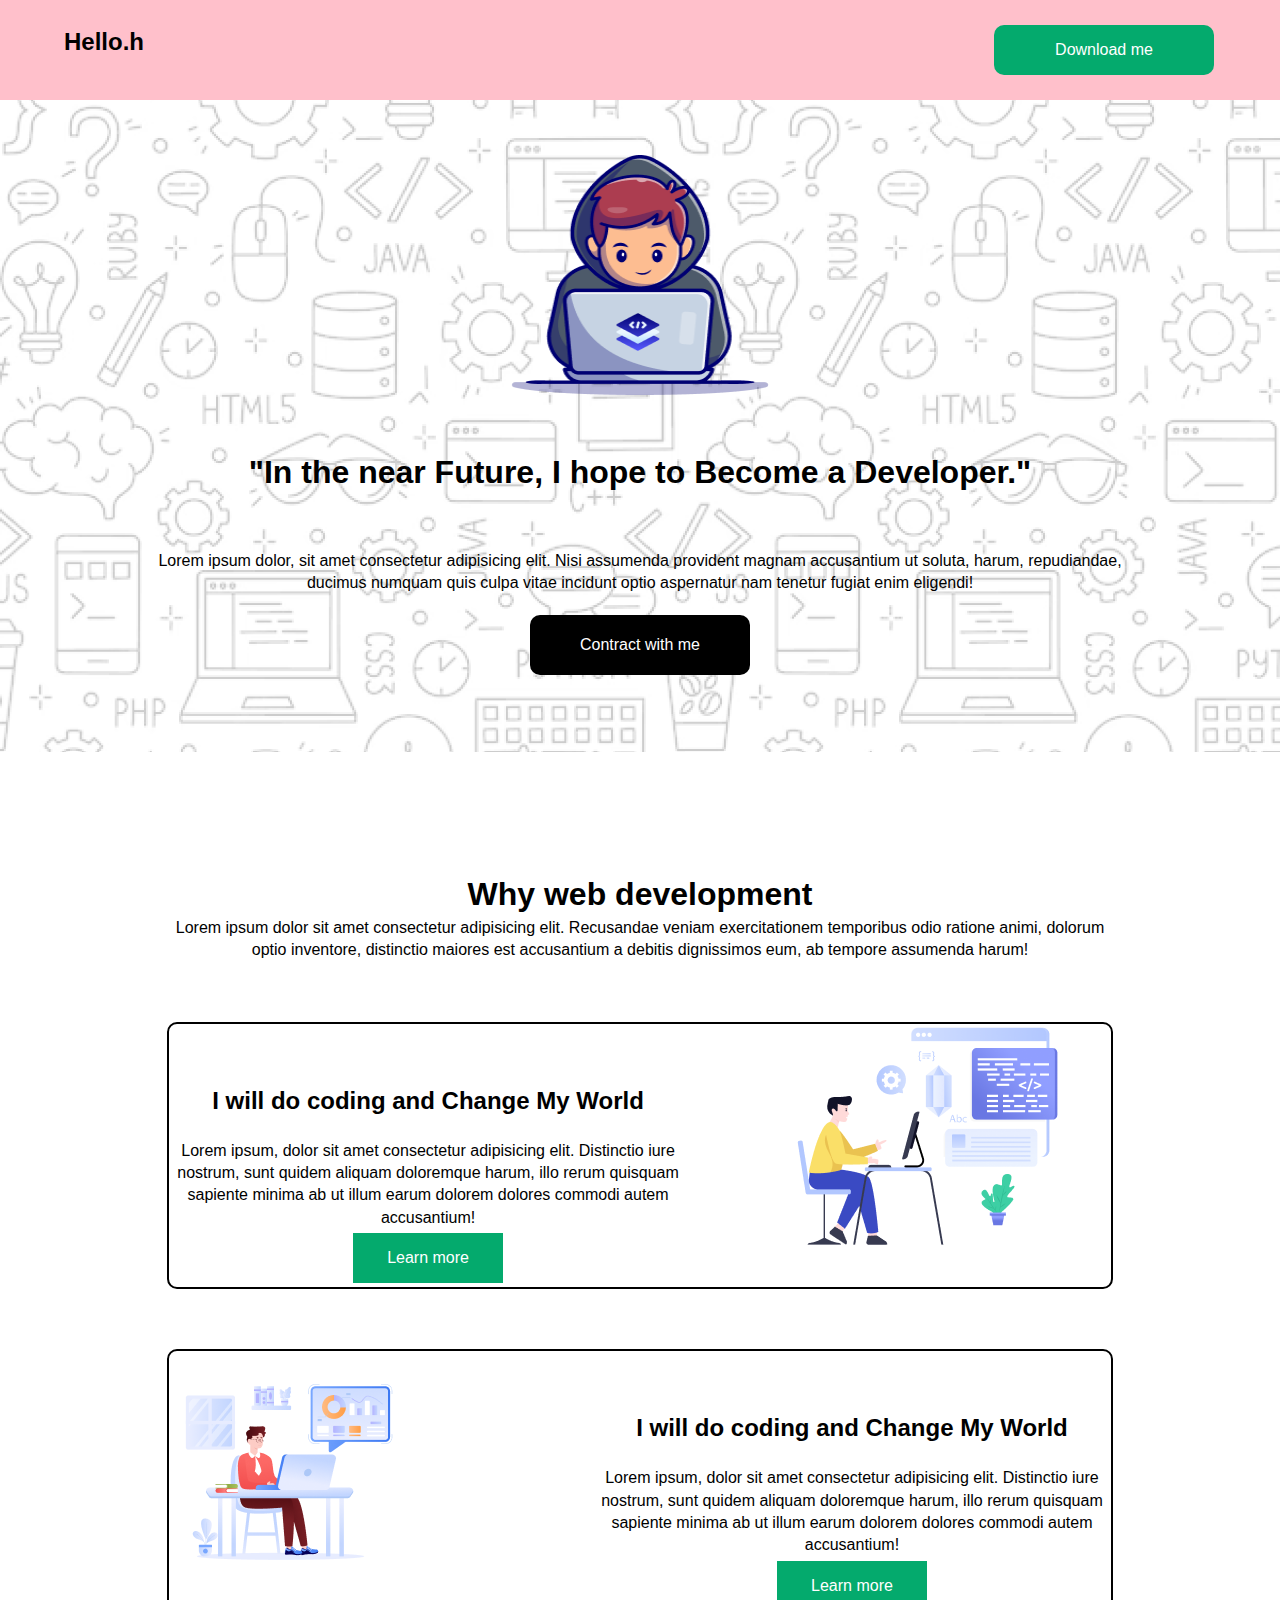
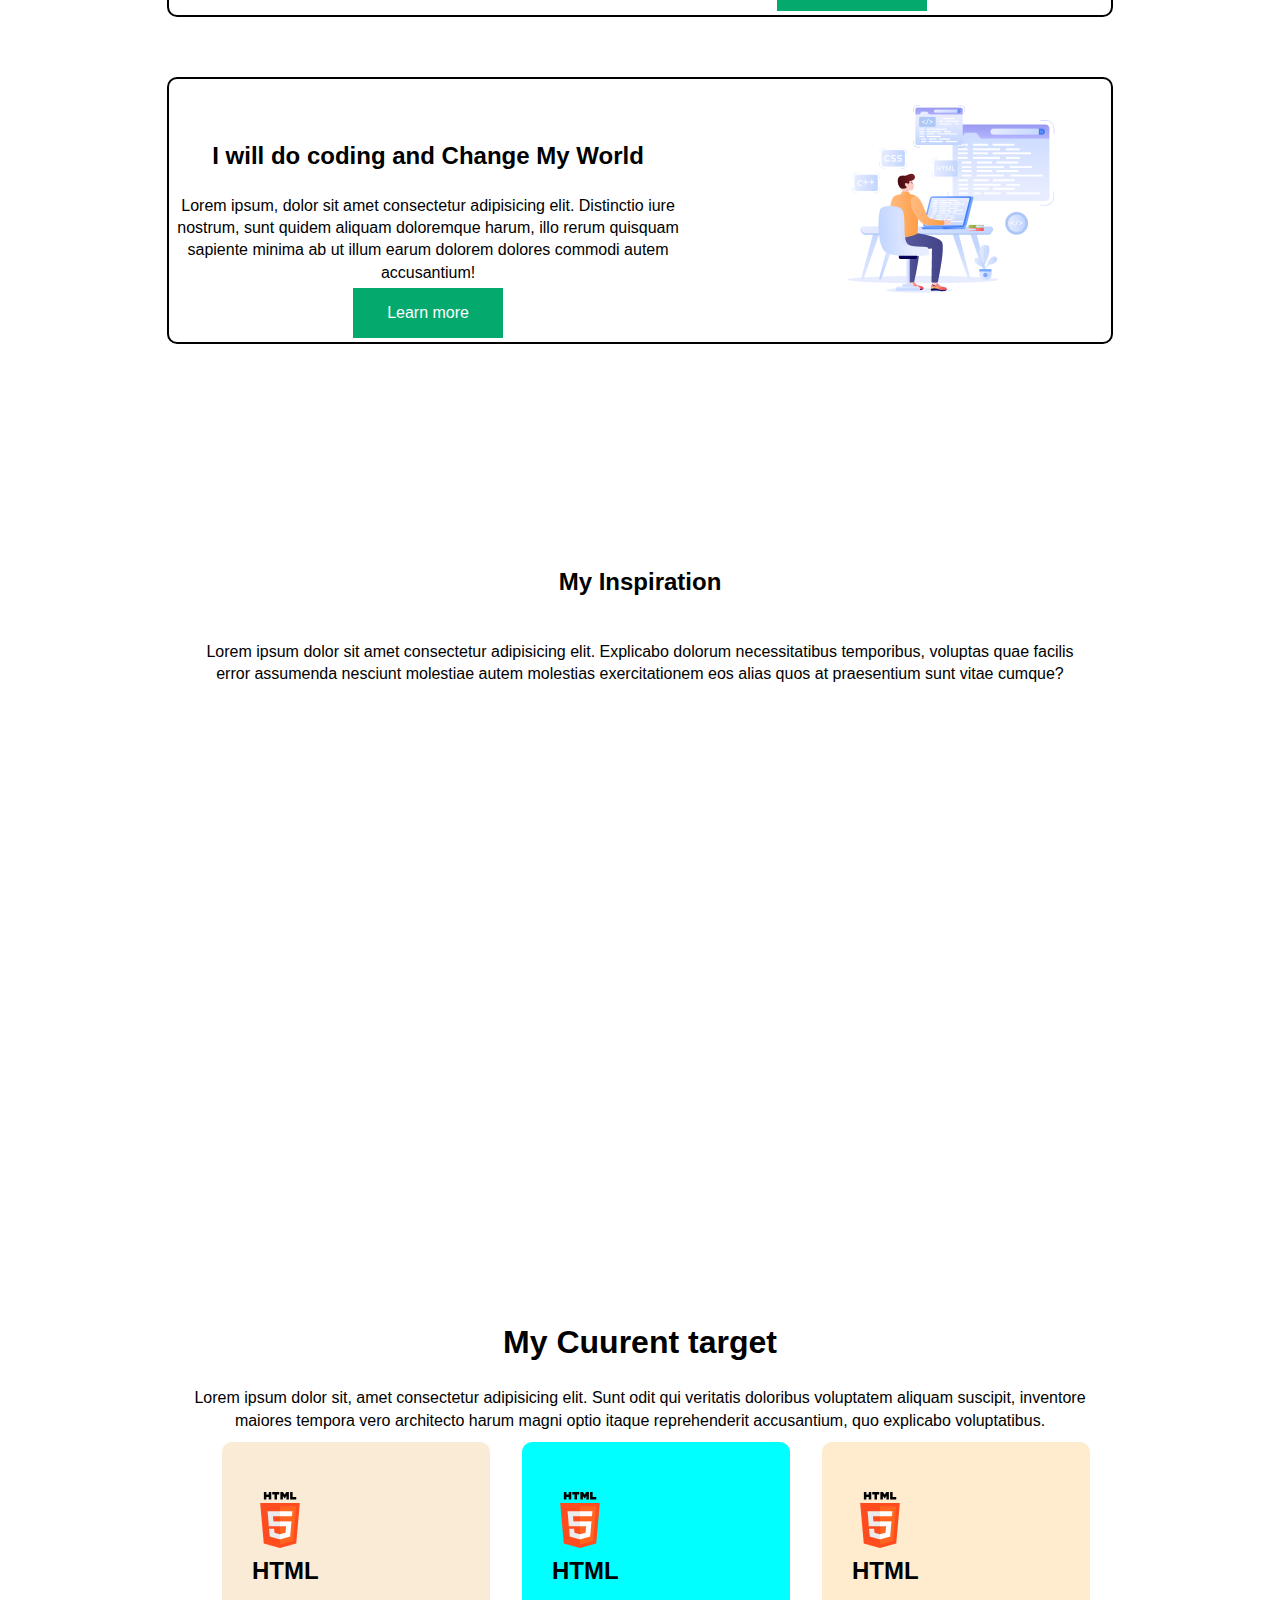
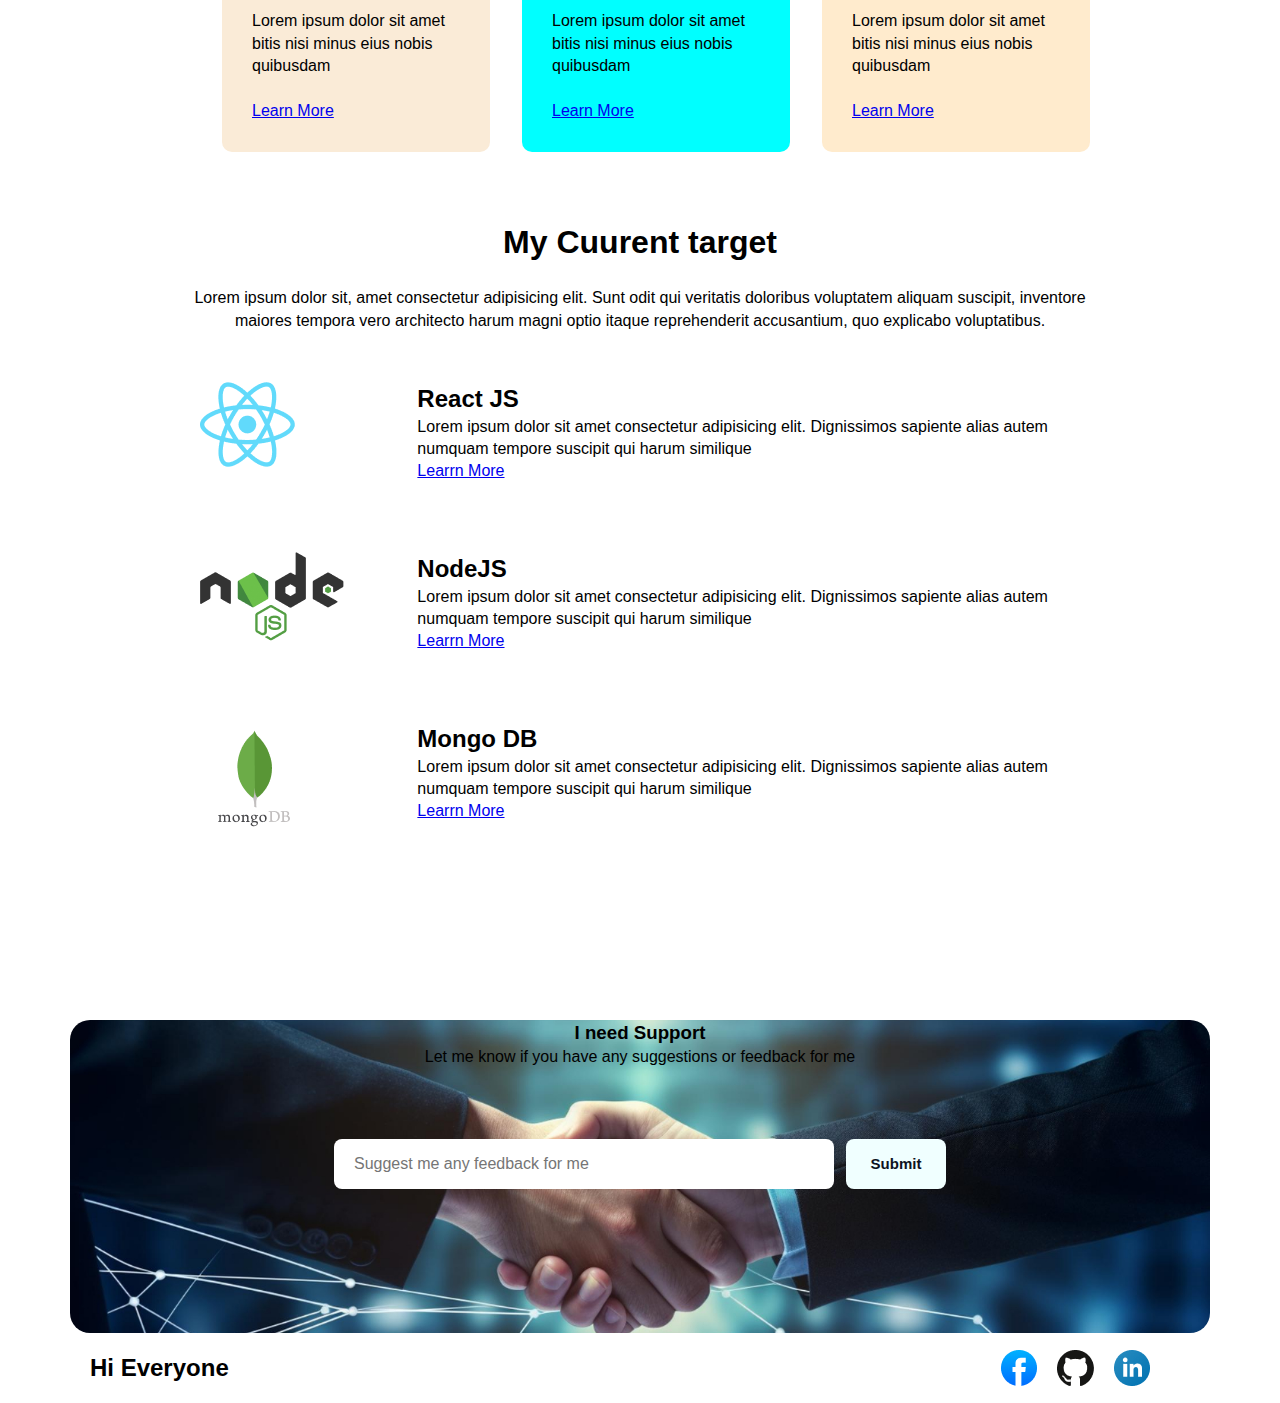
<file: B10A1-Challenge-Begins/index.html>
<!DOCTYPE html>
<html lang="en">
<head>
    <meta charset="UTF-8">
    <meta name="viewport" content="width=device-width, initial-scale=1.0">
    <title>Assignment_1</title>
     <link rel="stylesheet" href="style.css">
</head>
<body>

   <nav>
         <div class="nav-container">
          <h2>Hello.h</h2>

          <button class="Button nav-btn">
             Download me
          </button>
   </div>
   </nav>

   <!--Hero section-->
   <div class="hero">
         
       <div class="hero-container">
        <img src="Group.png" class="hero-pic">
        <h1 class="hero-h1">
            "In the near Future, I hope to Become a Developer." 
        </h1>
        <p>Lorem ipsum dolor, sit amet consectetur adipisicing elit. Nisi assumenda provident magnam accusantium ut soluta, harum, repudiandae, ducimus numquam quis culpa vitae incidunt optio aspernatur nam tenetur fugiat enim eligendi!</p>
        <button class="Button hero-btn">
            Contract with me
         </button>
       </div>
   </div>

     <div class="web-development">
           <div class="web-container">
            <div class="web-text">
                <h1>Why web development</h1>
                <p>Lorem ipsum dolor sit amet consectetur adipisicing elit. Recusandae veniam exercitationem temporibus odio ratione animi, dolorum optio inventore, distinctio maiores est accusantium a debitis dignissimos eum, ab tempore assumenda harum!</p>
             </div>

                <div class="web-section1">
                     <div class="web-p">
                       <h2>I will do coding and Change My World</h2><br>
                         <p>Lorem ipsum, dolor sit amet consectetur adipisicing elit. Distinctio iure nostrum, sunt quidem aliquam doloremque harum, illo rerum quisquam sapiente minima ab ut illum earum dolorem dolores commodi autem accusantium!</p>
                        <button class="web-btn Button">
                            Learn more
                        </button>
                     </div>
                     <div class="web-pic">
                          <img src="Layer_1.png">
                     </div>

                </div>

                <div class="web-section1">
                    <div class="web-pic">
                        <img src="Group 3.png">
                   </div>

                    <div class="web-p">
                      <h2>I will do coding and Change My World</h2><br>
                        <p>Lorem ipsum, dolor sit amet consectetur adipisicing elit. Distinctio iure nostrum, sunt quidem aliquam doloremque harum, illo rerum quisquam sapiente minima ab ut illum earum dolorem dolores commodi autem accusantium!</p>
                       <button class="web-btn Button">
                           Learn more
                       </button>
                    </div>
                    
               </div>
               <div class="web-section1">
                <div class="web-p">
                  <h2>I will do coding and Change My World</h2><br>
                    <p>Lorem ipsum, dolor sit amet consectetur adipisicing elit. Distinctio iure nostrum, sunt quidem aliquam doloremque harum, illo rerum quisquam sapiente minima ab ut illum earum dolorem dolores commodi autem accusantium!</p>
                   <button class="web-btn Button">
                       Learn more
                   </button>
                </div>
                <div class="web-pic">
                     <img src="Group 4.png">
                </div>

           </div>

   
           </div>
        
     </div>
     <!--My Insperitaion part--> 
     
     <div class="my-inspiration">
                <div class="inspiration-container">
                           <div class="content">
                             <h2>My Inspiration</h2> <br>
                             <p>Lorem ipsum dolor sit amet consectetur adipisicing elit. Explicabo dolorum necessitatibus temporibus, voluptas quae facilis error assumenda nesciunt molestiae autem molestias exercitationem eos alias quos at praesentium sunt vitae cumque?</p>
                              <iframe src="https://www.youtube.com/embed/UmnCZ7-9yDY?si=jnh_pUrmxJuuZ4c9" title="YouTube video player" frameborder="0" allow="accelerometer; autoplay; clipboard-write; encrypted-media; gyroscope; picture-in-picture; web-share" referrerpolicy="strict-origin-when-cross-origin" allowfullscreen></iframe>

                           </div>


                </div>
     </div>

     <div class="my-current">
            <div class="current-container">
            <h1>My Cuurent target</h1><br>
            <p>Lorem ipsum dolor sit, amet consectetur adipisicing elit. Sunt odit qui veritatis doloribus voluptatem aliquam suscipit, inventore maiores tempora vero architecto harum magni optio itaque reprehenderit accusantium, quo explicabo voluptatibus.</p>
            </div>
   
    <div class="frame">

          <div class="html pad">
            <img src="html.png" class="html-png">
               <h2>
                HTML
               </h2> <br>
               <p>Lorem ipsum dolor sit amet bitis nisi minus eius nobis quibusdam </p> <br>
                  <a href="#">Learn More</a>
          </div>

          <div class="css  pad">
            <img src="html.png" class="html-png">
            <h2>
             HTML
            </h2> <br>
            <p>Lorem ipsum dolor sit amet bitis nisi minus eius nobis quibusdam </p> <br>
               <a href="#">Learn More</a>
          </div>
          <div class="javascript pad">
            <img src="html.png" class="html-png">
            <h2>
             HTML
            </h2> <br>
            <p>Lorem ipsum dolor sit amet bitis nisi minus eius nobis quibusdam </p> <br>
               <a href="#">Learn More</a>

          </div>
    </div>
  </div>
  <!--My Next Target-->
     <div class="next-target">
              <div class="next-content">
                <h1>My Cuurent target</h1><br>
                <p>Lorem ipsum dolor sit, amet consectetur adipisicing elit. Sunt odit qui veritatis doloribus voluptatem aliquam suscipit, inventore maiores tempora vero architecto harum magni optio itaque reprehenderit accusantium, quo explicabo voluptatibus.</p>
                </div>
       
         

              <div class="next-frame">
                  <div class="react-js">
                    <div class="react-img">
                      <img src="react.png">
                    </div>
                    <div class="react-content">
                      <h2>React JS</h2>
                     
                     <p>Lorem ipsum dolor sit amet consectetur adipisicing elit. Dignissimos sapiente alias autem numquam tempore suscipit qui harum similique </p>
                      <a href="#">Learrn More</a>
                   </div>
                       
                  </div>
               
                  <div class="node-js">
                    <div class="react-img">
                      <img src="nodejs.png">
                    </div>
                    <div class="react-content">
                      <h2>NodeJS</h2>
                     
                     <p>Lorem ipsum dolor sit amet consectetur adipisicing elit. Dignissimos sapiente alias autem numquam tempore suscipit qui harum similique </p>
                      <a href="#">Learrn More</a>
                   </div>
                
                  </div>
                  <div class="mongoDb">
                    <div class="react-img">
                      <img src="mongodb.png">
                    </div>
                    <div class="react-content">
                      <h2>Mongo DB</h2>
                     
                     <p>Lorem ipsum dolor sit amet consectetur adipisicing elit. Dignissimos sapiente alias autem numquam tempore suscipit qui harum similique </p>
                      <a href="#">Learrn More</a>
                   </div>

                  </div>
              </div>

     </div>     
</body>

<section>
      <div class="backround">

        <div class="support-text">
          <h3>I need Support</h3>
          <p>Let me know if you have any suggestions or feedback for me</p>
      </div>
      <div class="support-input">
        <input type="text" placeholder="Suggest me any feedback for me">
        <button class="submit-button">Submit</button>

    </div>


      </div>

</section>

<footer>
         <div class="fotter-container">
            <h2>Hi Everyone</h2>
            <div class="icon">
              <img src="facebook.png" alt="Facebook">
              <img src="github.png" alt="Github">
              <img src="linkedin-icon 1.png" alt="Linkedin">
            </div>
         </div>
</footer>
</html>
</file>
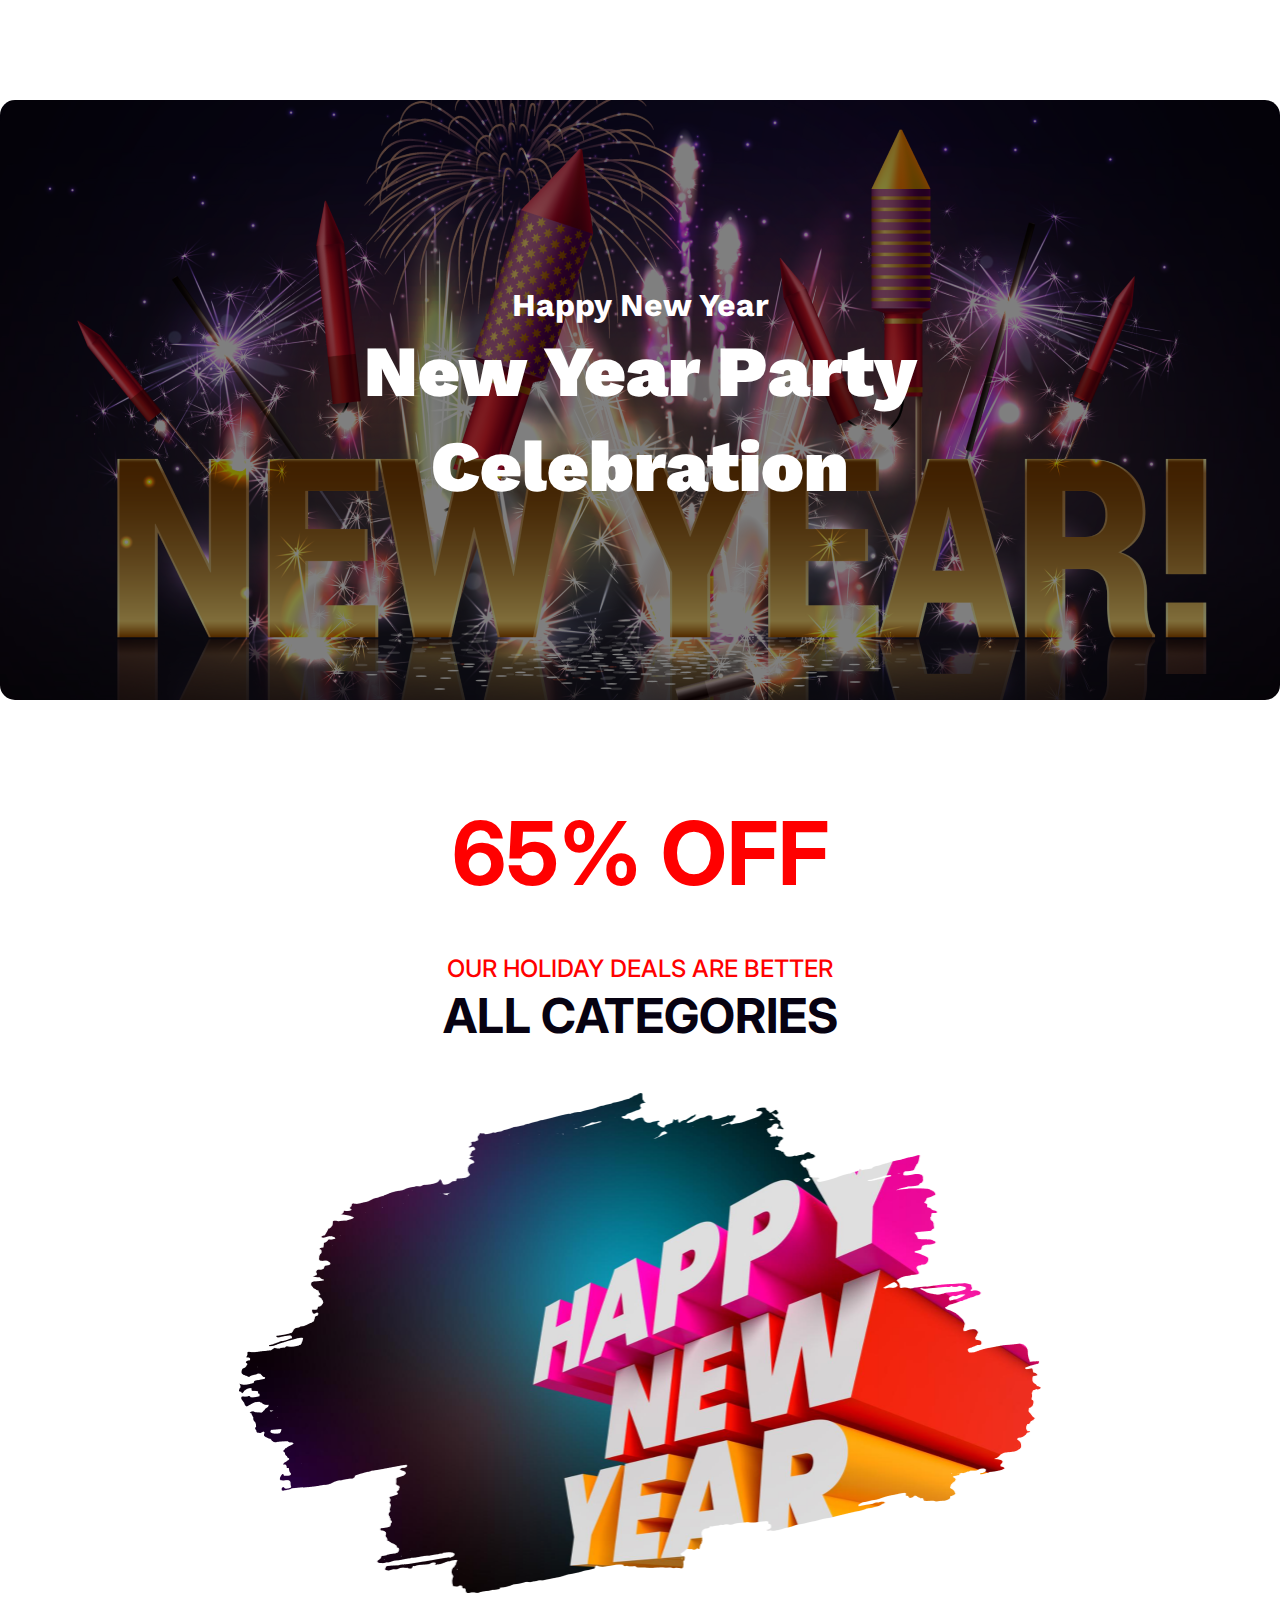
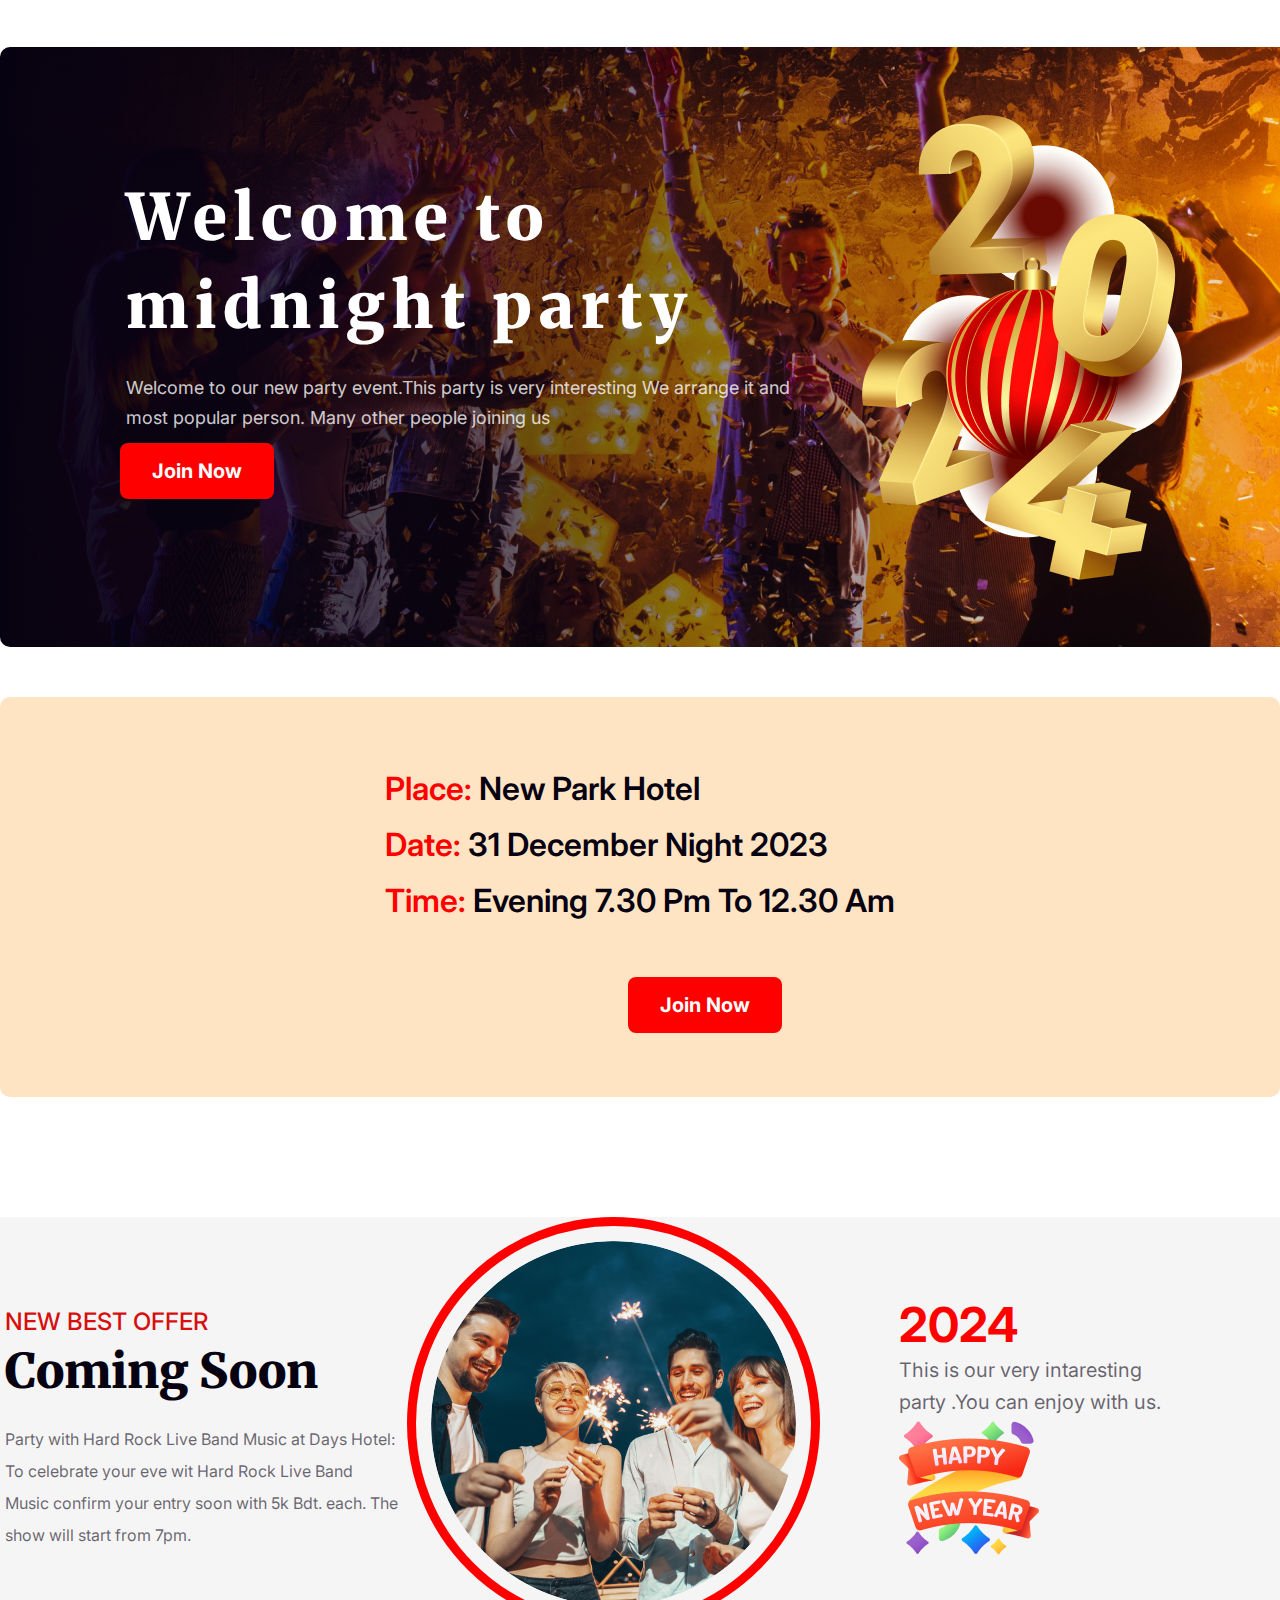
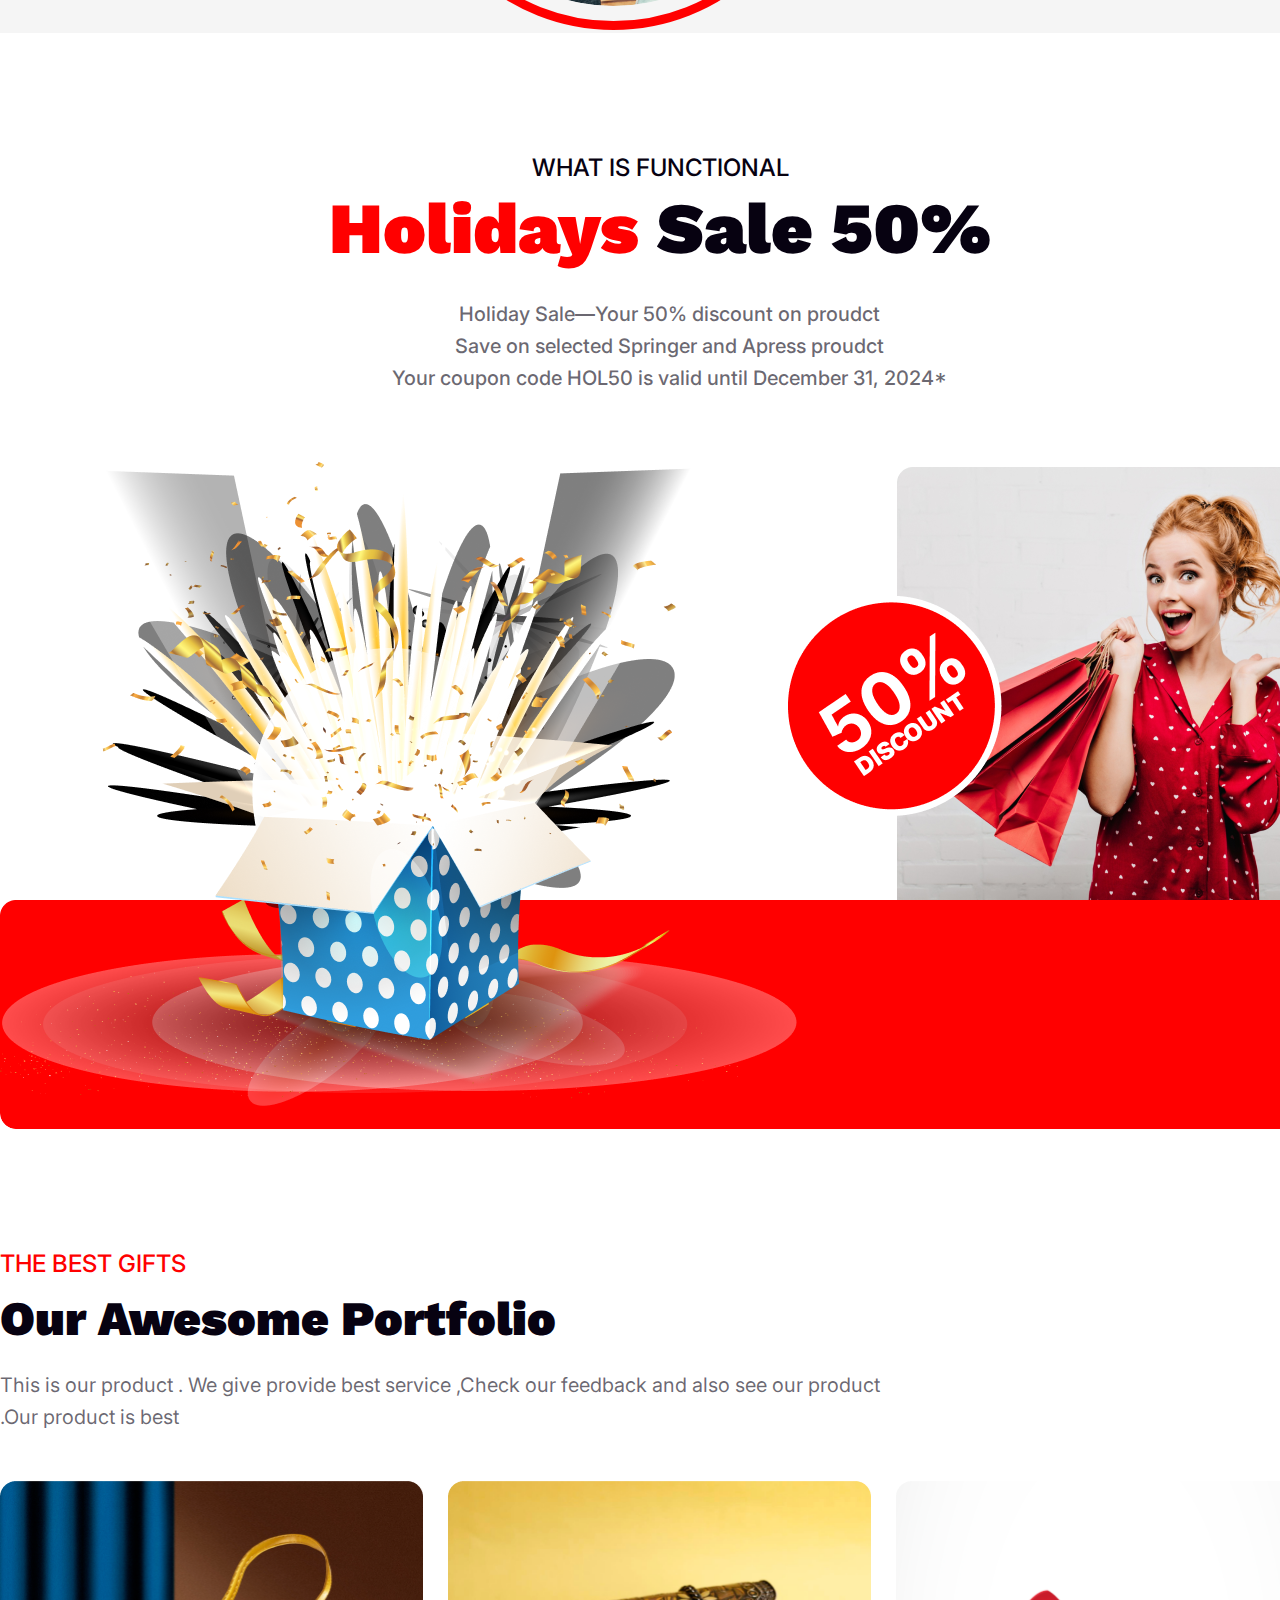
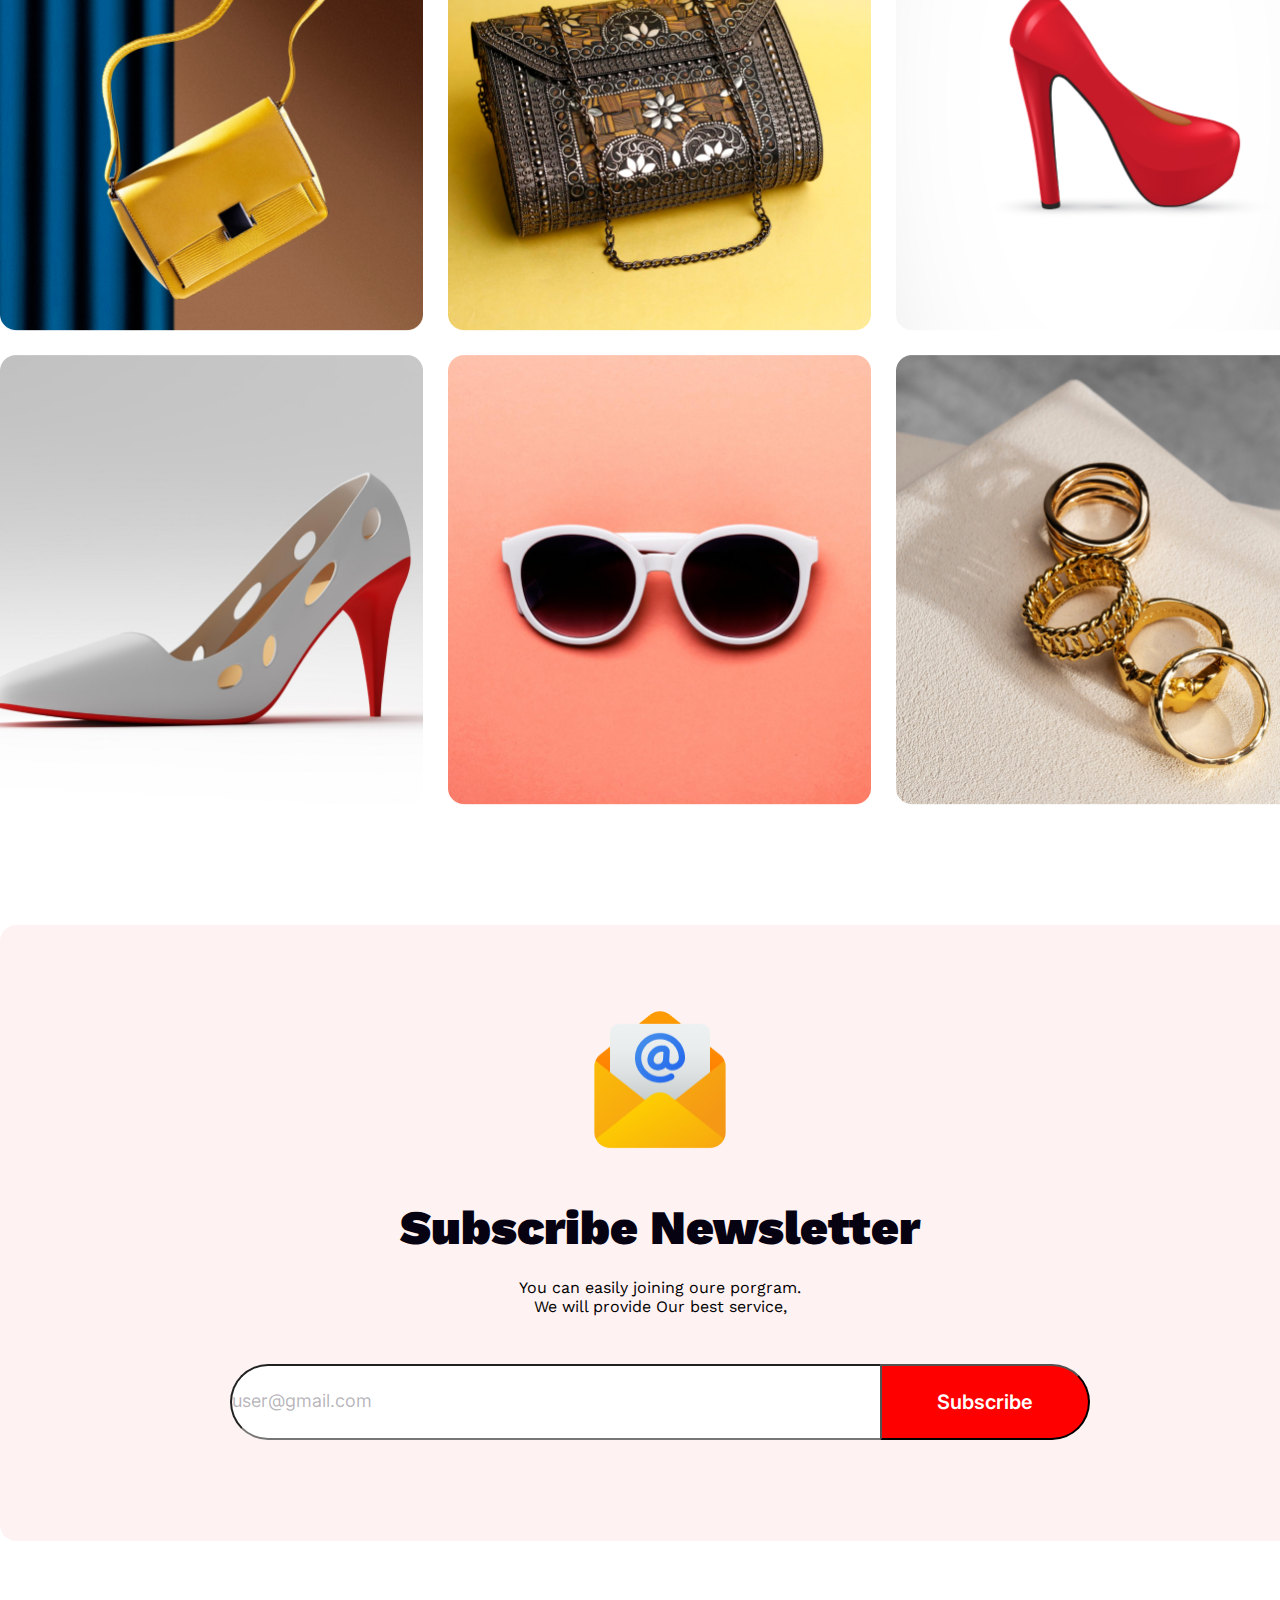
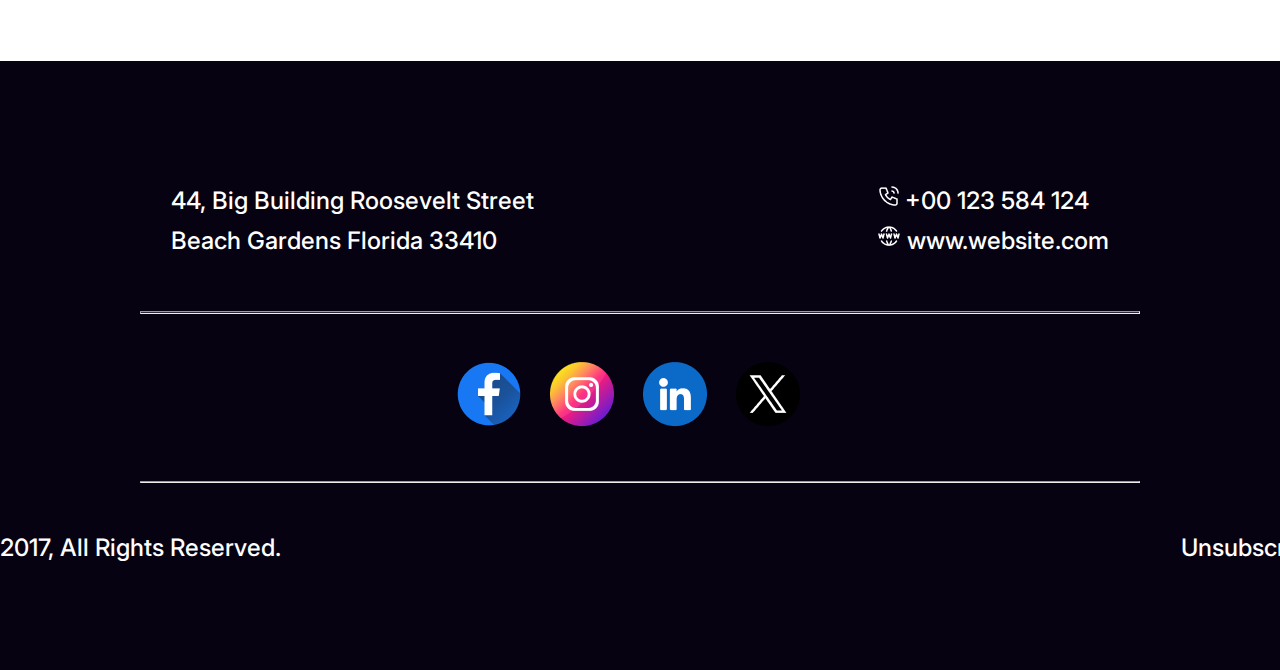
<file: Happy_New_Year/index.html>
<!DOCTYPE html>
<html lang="en">
<head>
    <meta charset="UTF-8">
    <meta name="viewport" content="width=device-width, initial-scale=1.0">
    <title>Happy New Year</title>
    <link rel="stylesheet" href="style.css">
</head>
<body>
    <!-- this is header section  -->
    <header>
        <section class="banar-backround container">
            <div class="banner-content">
                <h2>Happy New Year</h2>
                <h1> New Year Party <br> Celebration</h1>
            </div>
        </section>
    
  </header> 
    <main>
        
    
        <section class="discount-offer container">
            <div class="offer"> 
                <h1>65% OFF</h1>
                <h4>OUR HOLIDAY DEALS ARE BETTER</h4>
                <h2>ALL CATEGORIES</h2>
            </div>
            <div class="offer"><img src="img/New Year Photo.png" alt=""></div>

    </section>
    <!-- welcome section start  -->

 <section class="welcome-container">
    <div class="welcome1">
        <h1>Welcome to <br> midnight party</h1>
        <p>Welcome to our new party event.This party is very interesting We arrange it and most popular person. Many other people joining us</p>
       <button class="main-btn">Join Now</button>
    </div>
    <div class="welcome2024"><img src="img/Group 70.png" alt=""></div>
 </section>



    <!-- joining section -->

   
        <section class="joining-contener container">
            <div class="joining">
                <h1> <span class="red">Place:</span> New Park Hotel <br>
                    <span class="red">Date:</span> 31 December Night 2023 <br>
                    <span class="red">Time:</span> Evening 7.30 pm to 12.30 am</h1>
                  
            </div>
            <div class="btnn"><button class="main-btn">Join Now</button></div>
            
        </section>
    
    <!-- new best offer scetion -->
    <section class="best-offer-section">
        <div class="best-offer-container">
            <div class="best-offert">
                <h2>NEW BEST OFFER</h2>
                <h1>Coming Soon</h1>
                <p> Party with Hard Rock Live Band Music at Days Hotel: To celebrate your eve wit Hard Rock Live Band Music confirm your entry soon with 5k Bdt. each. The show will start from 7pm.</p>
            </div>
            <div class="best-offer"><img id="rount-img" src="img/Ellipse 1.png" alt=""></div>
            <div class="best-offer" >
                <h4 class="right-margin">2024</h4>
                <h6 class="right-margin">This is our very intaresting party .You can enjoy with us.</h6>
                <img class="right-margin" src="img/Group 96.png" alt="">
            </div>
        </div>

    </section>
    <!-- holiday section  -->
    <section class="holiday-section">
        <div class="holi-day-header">
            <h4>WHAT IS FUNCTIONAL</h4>
            <h1><span id="holi"> Holidays </span>Sale 50%</h1>
            <p>Holiday Sale—Your 50% discount on proudct <br>
Save on selected Springer and Apress proudct<br>
Your coupon code HOL50 is valid until December 31, 2024*


</p>
        </div>
      
       <div class="logic-section-containner">
        <div class="img"><img src="img/Group 75.png" alt=""></div>
        <div class="logic-dev-2">
        <div class="img-midle"><img src="img/Rectangle 1.png" alt=""></div>
        <div class="img-right"><img src="img/Group 44.png" alt=""></div>
    </div>
    </div>
    </section> 
    <!-- proudct section  -->
    <section class="product-section">
        <div class="title">
            <h2>THE BEST GIFTS</h2>
            <h1>Our Awesome Portfolio</h1>
            <p class="product-title">This is our product . We give provide best service ,Check our feedback and also see our product .Our product is best </p>
        </div>
        <div class="product-img-containner">
            <div class="img-colum-1">
                <div class="product-img"><img src="img/Rectangle 3.png" alt=""></div>
                <div class="product-img"><img src="img/Rectangle 4.png" alt=""></div>
                <div class="product-img"><img src="img/Rectangle 5.png" alt=""></div>
            </div>
            <div class="img-colum-1">
                <div class="product-img"><img src="img/Rectangle 6.png" alt=""></div>
                <div class="product-img"><img src="img/Rectangle 7.png" alt=""></div>
                <div class="product-img"><img src="img/Rectangle 8.png" alt=""></div>
            </div>

            
    </div>

    </section>
    <!-- Subscribe section start -->
    <section class="Subscribe-section">
        <div class="subscribe-containner">
            <div class="title">
                <img src="img/Group 61.png" alt="">
                <h1>Subscribe Newsletter</h1>
                <p> You can easily joining oure porgram. <br>
                      We will provide Our best service, </p>
            </div>
            <div class="title">
               <label for="">
                <input type="email" name="" id="" placeholder="user@gmail.com"> 
                <button type="submit">Subscribe</button>
               </label>
                
            </div>
        </div>

    </section>
    <!-- seaction complate  -->
  </main>
  <!-- this is footer section start -->
    <footer class="booter-main-body">
        <div class="footer-title-containner">
            <div class="footer-title">
                <h1>44, Big Building Roosevelt Street <br>
                    Beach Gardens Florida 33410</h1>
            </div>
            <div class="footer-title">
                <h3> <img src="img/Call.png" alt="">+00 123 584 124</h3>
                <h2><img src="img/Website.png" alt=""> www.website.com</h2>
            </div>
            
        </div>
        <hr>
        <div class="footer-icon">
            <a href="https://www.facebook.com/"><img src="img/Facebook.png" alt=""></a>
            <a href="https://www.instagram.com/"><img src="img/Instagram.png" alt=""></a>
            <a href="https://www.linkedin.com/in/washeikh-al-abir/"><img src="img/Linkedin.png" alt=""></a>
            <a href="https://twitter.com/"><img src="img/Twitter.png" alt=""></a>
        </div>
        <hr>
        <div class="footer-last">
            <h2>2017, All Rights Reserved.</h2>
            <h2>Unsubscribe</h2>
        </div>

    </footer>
</body>
</html>
</file>
<file: B10A1-Challenge-Begins/style.css>
*{
    margin:0;
    padding:0;
    font-family: Arial, Helvetica, sans-serif;
    box-sizing: border-box;
}
html, body{
    line-height: 1.4;
    font-weight: 300;
    scroll-behavior: smooth;
}

/* create a nav section */
nav{
   height: 100px; 
   background-color: pink;
}
.Button {
    background-color: #04AA6D; /* Green */
    border: none;
    color: white;
    text-align: center;
    text-decoration: none;
    display: inline-block;
    padding: 10px;
    font-size: 16px;
    margin: 4px 2px;
    height: 50px;
    width:150px;
    cursor: pointer;
  }

  .nav-btn{
      height: 50px;
      width: 220px;
      border-radius: 10px;
      text-align: center;
      margin-top: 20px;
      border: 1px solid transparent;
      
  }
  .nav-btn:hover{
      border: 1px solid white;
  }
 
 .nav-container{
      height: 84px;
      width: 90%;
      margin: 0 auto;
      display: flex;
      flex-direction: row;
      justify-content: space-between;
      align-items: center;
       
 }

/* hero-section */

.hero{
    width:100%;
    height: 652px;
    background-image: url(Hero-bg.png);
}

.hero-container{
    height: 581px;
    width: 998px;
    margin: 0 auto;
    display: flex;
    text-align: center;
    flex-direction: column;

}

.hero-pic{
   
    width: 258px;
    height: 240px;
    margin: 0 auto;
    margin-top: 55px;

}
.hero-h1{
    margin-top: 55px;
}

.hero-container p{
    margin-top: 55px;
  
}
.hero-btn{
      height: 60px;
      width: 220px;
      border-radius: 10px;
      background-color: black;
      margin:0 auto;
      margin-top: 20px;
      border: 1px solid transparent;

}
.hero-btn:hover{
    border: 1px solid white;

}
/* Web development Sector */
.web-development{

    height:1393px;
    width:1140px;
    margin: 0 auto;
    display: flex;
 
   
    
}

.web-container{
    
    height:1233x;
    width:946px;
   
    margin: 0 auto;
    margin-top: 60px;
    margin-bottom: 40px;
    border-radius: 20px;
   
}
.web-text{
    margin-top: 60px;
    text-align: center;
}

.web-p{
    width:55%;
    text-align: center;
    margin-top: 60px;
}
.web-section1{
    margin-top: 60px;
    margin-bottom: 40px;
    display: flex;
    justify-content: space-between;
    border: 2px solid black;
    box-shadow: #04AA6D;
    border-radius: 10px;
    background-color: white;
}
.web-pic{
     padding-right: 40px;
     height: 50px;
}

.my-inspiration{
    width:1140px;
    height: 775px;
    margin: 0 auto;
}


.inspiration-container{

    width:900px;
    height: 675px;
    margin: 0 auto;

    
}
.content {
     display: flex;
     flex-direction: column;
     justify-content: center;
     align-items: center;
}

.content h2{
    margin-top: 20px;
    text-align: center;
}

.content p{
    margin-top: 20px;
    text-align: center;
}
.content iframe{
     margin: 0 auto;
     margin-top: 40px;
     height: 565px;
     width: 100%;
}
/* current container */
.my-current{
    width:900px;
    height: 500px;
    
    margin: 0 auto;
}
.current-container{
    text-align: center;

}
.html-png{

    margin-top: 20px;
}
.frame{
    display: flex;
    justify-content: space-evenly;
    border:none;
  
}
.pad{
    padding: 30px;
}

.html{
   
   
    margin-left: 32px;
    margin-top:10px;
    border-radius: 10px;
    background-color: antiquewhite;

}
.css{
   
    background-color: aqua;
    margin-top:10px;
    margin-left: 32px;
    border-radius: 10px;
}
.javascript{

    background-color: blanchedalmond;
    margin-top:10px;
    margin-left: 32px;
    border-radius: 10px;
}

/* My Next Target */
.next-target{
    width:900px;
    height: 800px;
    margin: 0 auto;

}
.next-content{
    text-align: center ;
}

.react-js{
    display: flex;  
    margin-top:20px; 
  
    min-height:150px;

}
.react-img{ 
    margin-top: 30px;
    margin-left: 10px;
    width: 30%;
}

.react-content{
    margin-top: 30px;
    margin-left: 30px;
    text-align: left;

}

.next-frame{
    width:900px;
    height: 600px;

    display: flex;
    flex-direction: column;
}

.node-js{
    display: flex;  
    margin-top:20px; 
    min-height:150px;

}
.mongoDb{
    display: flex;  
    margin-top:20px; 
    min-height:150px;
}

/* Backround-pic */
.backround{
    height: 313px;
    width:1140px;
    margin: 0 auto;
    background-image: url("handshake.jpg");
    background-position: center;
    background-repeat: no-repeat;
    background-size: cover;
    border-radius: 20px;
}

.support-text{
    text-align: center;
}
.support-input{
    margin-top: 70px;
    display: flex;
    justify-content: center;
    align-items: center;
}

.support-input input{
    width: 500px;
    height: 50px;
 
   
    border-radius: 8px;
    background: rgb(255, 255, 255);
    color: rgba(13, 19, 33, 0.4);
    font-size: 16px;
    font-weight: 400;
    padding-left: 20px;
    margin-right: 6px;
    border: none;
}

.submit-button{
    width: 100px;
    height: 50px;
    color: rgb(13, 19, 33);
    font-size: 15px;
    font-weight: 600;
    border-radius: 8px;
    background: azure;
    border: none;
    margin-left: 6px;
}
.fotter-container{
    width: 1140px;
    height: 70px;
    background-color: white;
    margin: 0 auto;
    border-radius: 10px;
    display: flex;
    justify-content: space-between;
    align-items: center;
}
.fotter-container h2{
   margin-left: 20px;
}
.icon{
     display: flex;
     gap:20px;
     margin-right: 60px;
}
</file>
<file: Happy_New_Year/style.css>
@import url("https://fonts.googleapis.com/css2?family=Lato:wght@300&family=Merriweather:ital,wght@0,300;0,400;0,700;0,900;1,300;1,400;1,700;1,900&family=Open+Sans:wght@800&family=Work+Sans:ital,wght@0,300;1,200;1,400&display=swap");
@import url('https://fonts.googleapis.com/css2?family=Inter:wght@100;200;300;400;500;600;700;800;900&family=Lato:wght@300&family=Merriweather:ital,wght@0,300;0,400;0,700;0,900;1,300;1,400;1,700;1,900&family=Open+Sans:wght@800&family=Work+Sans:ital,wght@0,300;1,200;1,400&display=swap');

* {
    padding: 0;
    margin: 0;
    font-family: "Lato", sans-serif;
    font-family: "Merriweather", serif;
    font-family: "Open Sans", sans-serif;
    font-family: "Work Sans", sans-serif;
}
.container{

    max-width: 1320px;
    margin: 0 auto;
   
}
/* header section style */
.banar-backround{

    max-width: 1320px;
    height: 600px;
    margin: 0 auto;
    margin-top: 100px;
    background-color: rgba(0,0,0,0.5);
    background-image: url(img/Banner\ Image.png);
    background-blend-mode: overlay;
    background-repeat: no-repeat;
    background-size: cover;
    background-position: center;
    border-radius: 15px;
}

.banner-content {
    height: 600px;
    width: 600px;
    margin: 0 auto;
    display: flex;
    flex-direction: column;
    align-items: center;
    justify-content: center;
  
  
}

.banner-content  h2 {
    color: #FFF;
    font-size: 32px;
    font-weight: 400px;
        text-align: center;

}

.banner-content  h1 {
    color: #FFF;
    font-size: 72px;
    font-weight: 900;
    line-height: 95px;
    text-align: center;
    
}

/* offer section  */
.discount-offer {
    width: 80%;
    margin: 0 auto;
    margin-top: 100px;
    display: flex;
    flex-direction: column;
    text-align: center;
}



.offer h1 {
    color: #F00;
    /* text-align: center; */
    font-family: Inter;
    font-size: 88px;

    font-weight: 700;
    margin-bottom: 48px;

}

.offer h4 {

    color: #F00;

    /* text-align: center; */
    font-family: Inter;
    font-size: 24px;

    font-weight: 500;
    margin-bottom: 3px;

}

.offer h2 {
    color: #070211;
    /* text-align: center; */
    font-family: Inter;
    font-size: 48px;

    font-weight: 700;
    margin-bottom: 48px;

}

.offer img {
    width: 802.9px;
    height: 500px;
}

/* welcome section start  */
.welcome-container {
    width: 1320px;                                                                                                                                                                                                                                                                                                                                                                                                                                                                                                                                                                                                                                                                                                                                                                                                                                                                                                                                                                                                                                                                                                                                                                                                                                                                                                                                                                                                                                                                                                                                      
    height: 600px;
    margin: 50px auto;
    background-image: linear-gradient(90deg, #070211 0%, rgba(7, 2, 17, 0.00) 100%), url("img/Vectorrr.png");
    border-radius: 10px;
    display: flex;
    justify-content: space-around;
}
.welcom1{
    display: flex;
    flex-direction: column;
}
.welcome1 h1 {
    width: 697px;
    color: #FFF;
    font-family: Merriweather;
    font-size: 64px;
    font-weight: 900;
    line-height: 88px;
    letter-spacing: 7.04px;
    margin: 126px 34px 24px 126px;

}

.welcome1 p {
    color: rgba(255, 255, 255, 0.80);
    font-family: Inter;
    font-size: 18px;
    width: 697px;
    font-weight: 400;
    line-height: 30px;
    /* 166.667% */
    margin: 0 38px 10px 126px;
}

.main-btn {
    color: #FFF;
    margin-left: 120px;
    border-radius: 8px;
    background: #F00;
    padding: 16px 32px;
    font-family: Inter;
    font-size: 20px;
    font-weight: 700;
    border: none;
    align-self: flex-start;
}

.welcome2024 img {
    margin: 68px 138px 67px 0;

}

/* joining section */


.joining-contener {
    max-width: 1320px;
    height: 400px;
    margin: 0 auto;
    margin-top: 20px;
    border-radius: 10px;
    background-color: bisque;
    display: flex;
    flex-direction: column;
    justify-content: center;
    align-items: center;
}

.joining h1 {
    color: #070211;
    font-family: Inter;
    font-size: 32px;

    font-weight: 600;
    line-height: 56px;
    text-transform: capitalize;
}

.red {
    color: #F00;
    text-align: center;
    font-family: Inter;
    font-size: 32px;
    font-style: normal;
    font-weight: 600;
    line-height: 56px;
    /* 175% */
    text-transform: capitalize;
}

.btnn{
    margin-top: 48px;
    margin-left: 10px;
    text-align: center ;
}

/* new best offer section style */
.best-offer-section {
    width: 1320px;
    height: 416px;
    margin: 50px auto;

    background: white;
    margin: 120px auto;
    background-color: whitesmoke;


}

.best-offer-container {
    display: flex;
    justify-content: space-around;
    margin: 120px 70px 0 0;



}

.best-offer {
    margin: 0 70px 0px 0px;
}

.best-offert h2 {
    color: rgb(215, 15, 15);
    margin-top: 90px;
    font-family: Inter;
    font-size: 24px;
    margin-bottom: 5px;
    font-weight: 500;

}

.best-offert h1 {
    color: #070211;
    font-family: Merriweather;
    font-size: 48px;
    margin-bottom: 22px;
    font-weight: 900;

    text-transform: capitalize;
}

.best-offert p {

    color: rgba(7, 2, 17, 0.60);
    font-family: Inter;
    width: 393px;
    font-weight: 400;
    line-height: 32px;

}

#rount-img {
    width: 364.844px;
    height: 364.844px;
    padding: 15px;
    border-radius: 364.844px;
    border-radius: 463px;
    border: 9px solid #F00;
    margin-top: 0;

}

.best-offer h4 {
    color: #F00;
    font-family: Inter;
    font-size: 48px;
    margin-top: 78px;
    font-weight: 700;
    /* margin-left: 118px; */


}

.best-offer h6 {
    color: rgba(7, 2, 17, 0.60);
    font-family: Inter;
    font-size: 20px;

    font-weight: 400;
    line-height: 32px;

    width: 276px;
}

/* .best-offer img {
    width: 140px;
    height: 140px;
    margin-top: 7px;
    margin-left: 118px;
}
 */
/* holyday section */
.holiday-section {
    margin-top: 120px;
    width: 1320px;

    margin: 120px auto;
}

.holi-day-header {
    text-align: center;
}

.holi-day-header h4 {
    color: #070211;

    font-family: Inter;
    font-size: 24px;
    margin-bottom: 4px;
    font-weight: 500;

}

.holi-day-header h1 {
    color: #070211;

    font-size: 72px;

    font-weight: 900;
    margin-bottom: 28px;

}

#holi {
    color: #F00;
    text-align: center;
    font-size: 72px;
    font-weight: 900;

}

.holi-day-header p {
    width: 1068px;
    color: rgba(7, 2, 17, 0.60);

    text-align: center;
    font-family: Inter;
    font-size: 20px;
    padding-left: 135px;
    font-weight: 500;
    line-height: 32px;
    
}


.logic-section-containner{
    background-image: url("img/Rectangle\ 2.png");
    background-repeat: no-repeat;
    background-position: bottom;
    display: flex;
    margin-top: 68px; 
    border-radius: 16px 0px 16px 16px;
   
    
}
.img-midle{
    position: absolute;
    
    

}
    


.logic-dev-2{
    display: flex;
    margin-left: 100px;
    margin-top: 5px;
    
    
   
}
.img-right{
   
    position: relative;
    margin-top: 86px;
    margin-left: -159px;
    margin-bottom: 58px;
}

/* proudct section style */
.product-section {
    margin-top: 120px;
    width: 1320px;

    margin: 120px auto;

}

.product-section h2 {
    color: #F00;
    font-family: Inter;
    font-size: 24px;

    font-weight: 500;
    margin-bottom: 12px;

}

.product-section h1 {
    color: #070211;

    font-size: 48px;
    margin-bottom: 22px;
    font-weight: 900;

    text-transform: capitalize;
}

.product-section p {
    width: 896px;
    color: rgba(7, 2, 17, 0.60);
    font-family: Inter;
    font-size: 20px;

    font-weight: 400;
    line-height: 32px;
}

.product-img-containner {
    margin-top: 48px;


}

.img-colum-1 {
    display: flex;
    gap: 24px;
    margin-bottom: 24px;
}

.product-img {
    width: 424px;
    height: 450px;
    border-radius: 16px;
    display: flex;
    transition: 1s;

}
.product-img:hover{
    width: 450px;
    height: 490px;
    
   

}


/* subscribe section style */
.Subscribe-section {
    margin-top: 120px;
    width: 1320px;

    margin: 120px auto;
    text-align: center;
    width: 1320px;
    height: 616px;
    border-radius: 16px;
    background: rgba(255, 0, 0, 0.05);
}

.title img {
    margin-top: 80px;
    margin-bottom: 40px;
    width: 150px;
    height: 150px;
}

.title h1 {
    color: #070211;
    font-size: 48px;
    font-weight: 900;
    text-transform: capitalize;
    margin-bottom: 22px;
}

.product-title {
    /* width: 896px;
    color: rgba(7, 2, 17, 0.60);
    align-items: center;
    font-family: Inter;
    font-size: 20px;
    text-align: center;
    font-weight: 400;
    line-height: 32px;
    justify-content: center;
    padding-left:199px; */
}


.title label {
    position: relative;
    display: flex;
    justify-content: center;
    align-items: center;
    margin-top: 48px;
}

.title label>input {
    width: 648px;
    height: 72px;
    border-radius: 50px 0px 0px 50px;
    background: #FFF;
    border-right: none;
}
.title label>input::placeholder{
    color: rgba(7, 2, 17, 0.30);

text-align: left;
font-family: Inter;
font-size: 18px;

font-weight: 400;
}


.title label>button {
    width: 210px;
    height: 76px;
    color: #FFF;
    text-align: center;
    font-family: Inter;
    font-size: 20px;

    font-weight: 600;
    border-radius: 0px 50px 50px 0px;
    background: #F00;
    text-transform: capitalize;
}

/* section is already complate */
/* footer section start */
.booter-main-body {
    width: 100%;
    height: 609px;
    background: #070211;
    margin-top: 120px;
    color: #FFF;
}

.footer-title-containner {
    display: flex;
    justify-content: space-around;
}

.footer-title {
    margin-top: 120px;
}

.footer-title h1 {
    

    font-family: Inter;
    font-size: 24px;

    font-weight: 500;
    line-height: 40px;
}
.footer-title h3{
   

font-family: Inter;
font-size: 24px;

font-weight: 500;
line-height: 40px;
}
.footer-title h3 >img{
    text-align: center;
    position: relative;
    margin-right: 4px;

    
}
.footer-title h2{
font-family: Inter;
font-size: 24px;
font-weight: 500;
line-height: 40px;
}
hr{
    margin: 50px 140px 48px 140px;
    background: rgba(255, 255, 255, 0.15);
    height: 0.5px;
}
.footer-icon{
    text-align: center;
    margin-top: 48px;
}
.footer-icon img{
    margin-right: 24px;
}
.footer-last{
    margin: 50px auto;
    text-align: center;
    width: 1320px;
    display: flex;
    justify-content: space-between;
}
.footer-last h2{
    color: #FFF;

    font-family: Inter;
    font-size: 24px;
    
    font-weight: 500;
    
}
</file>
